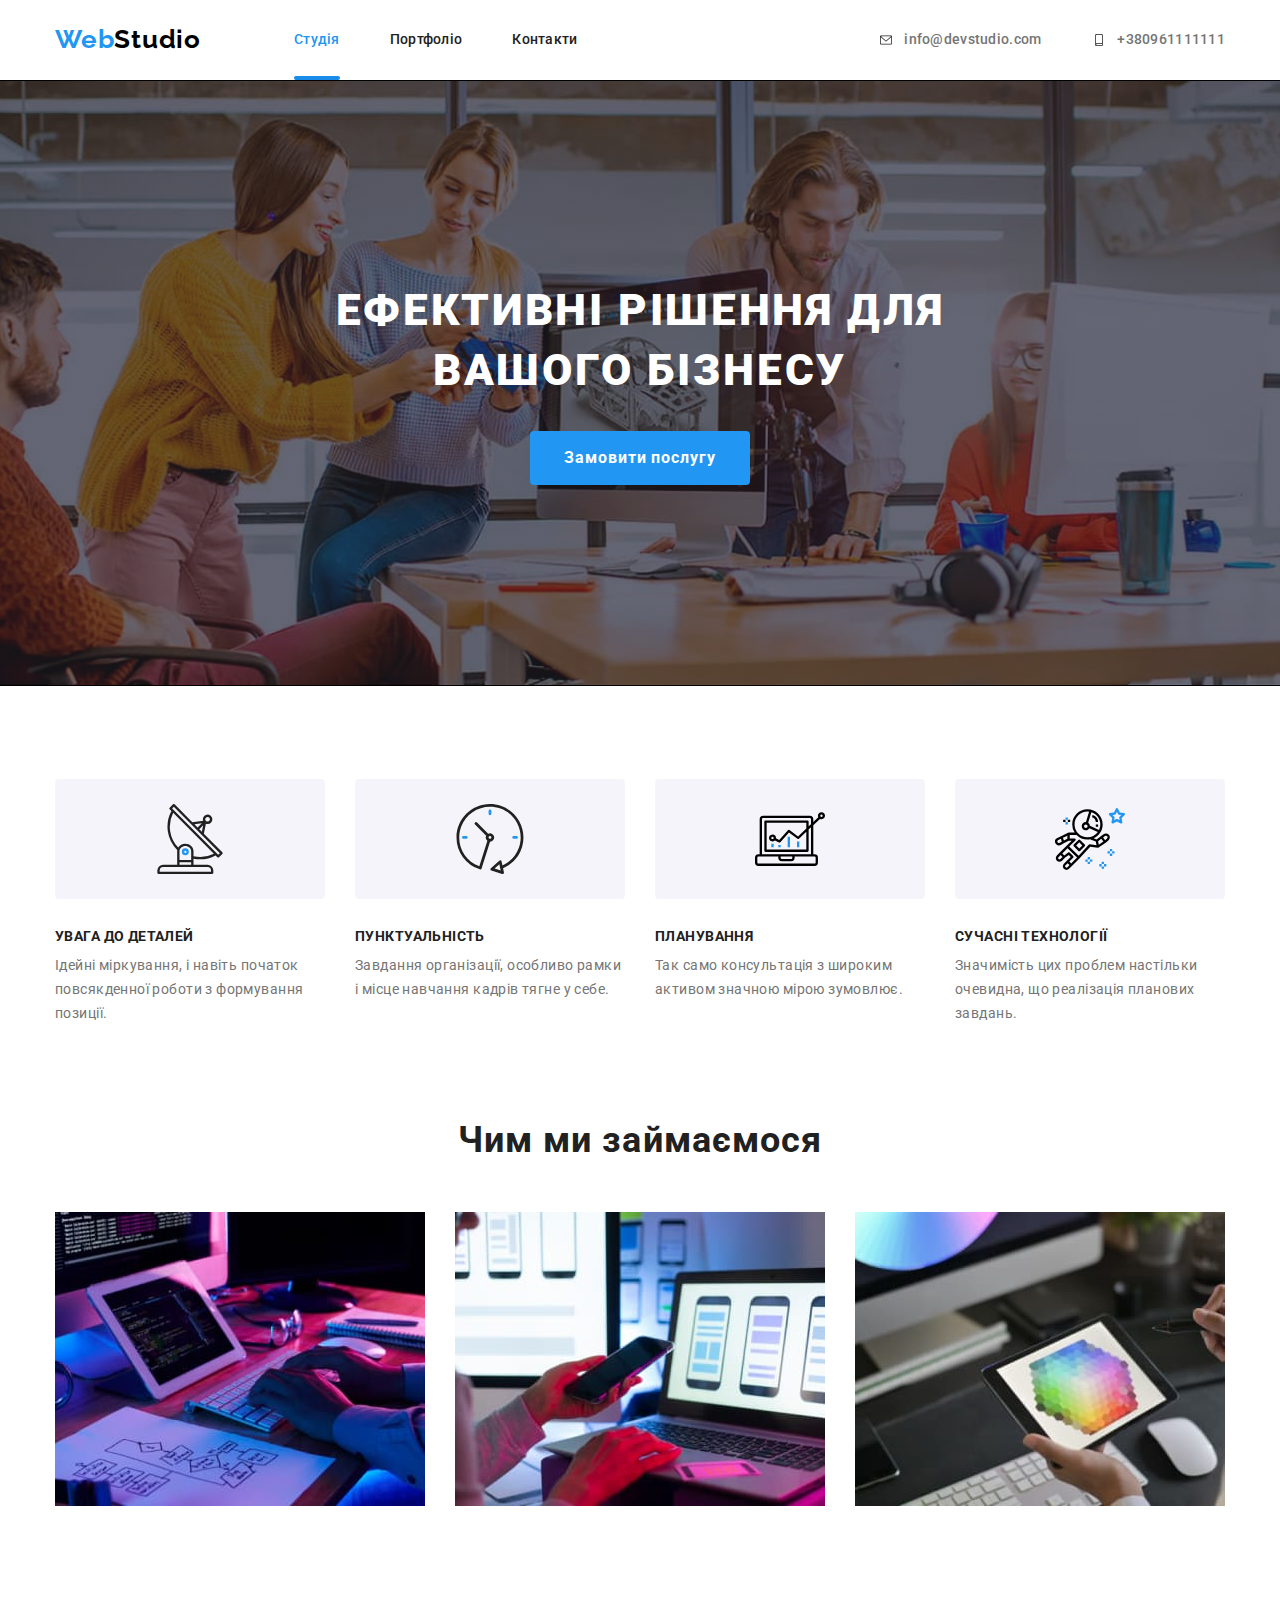
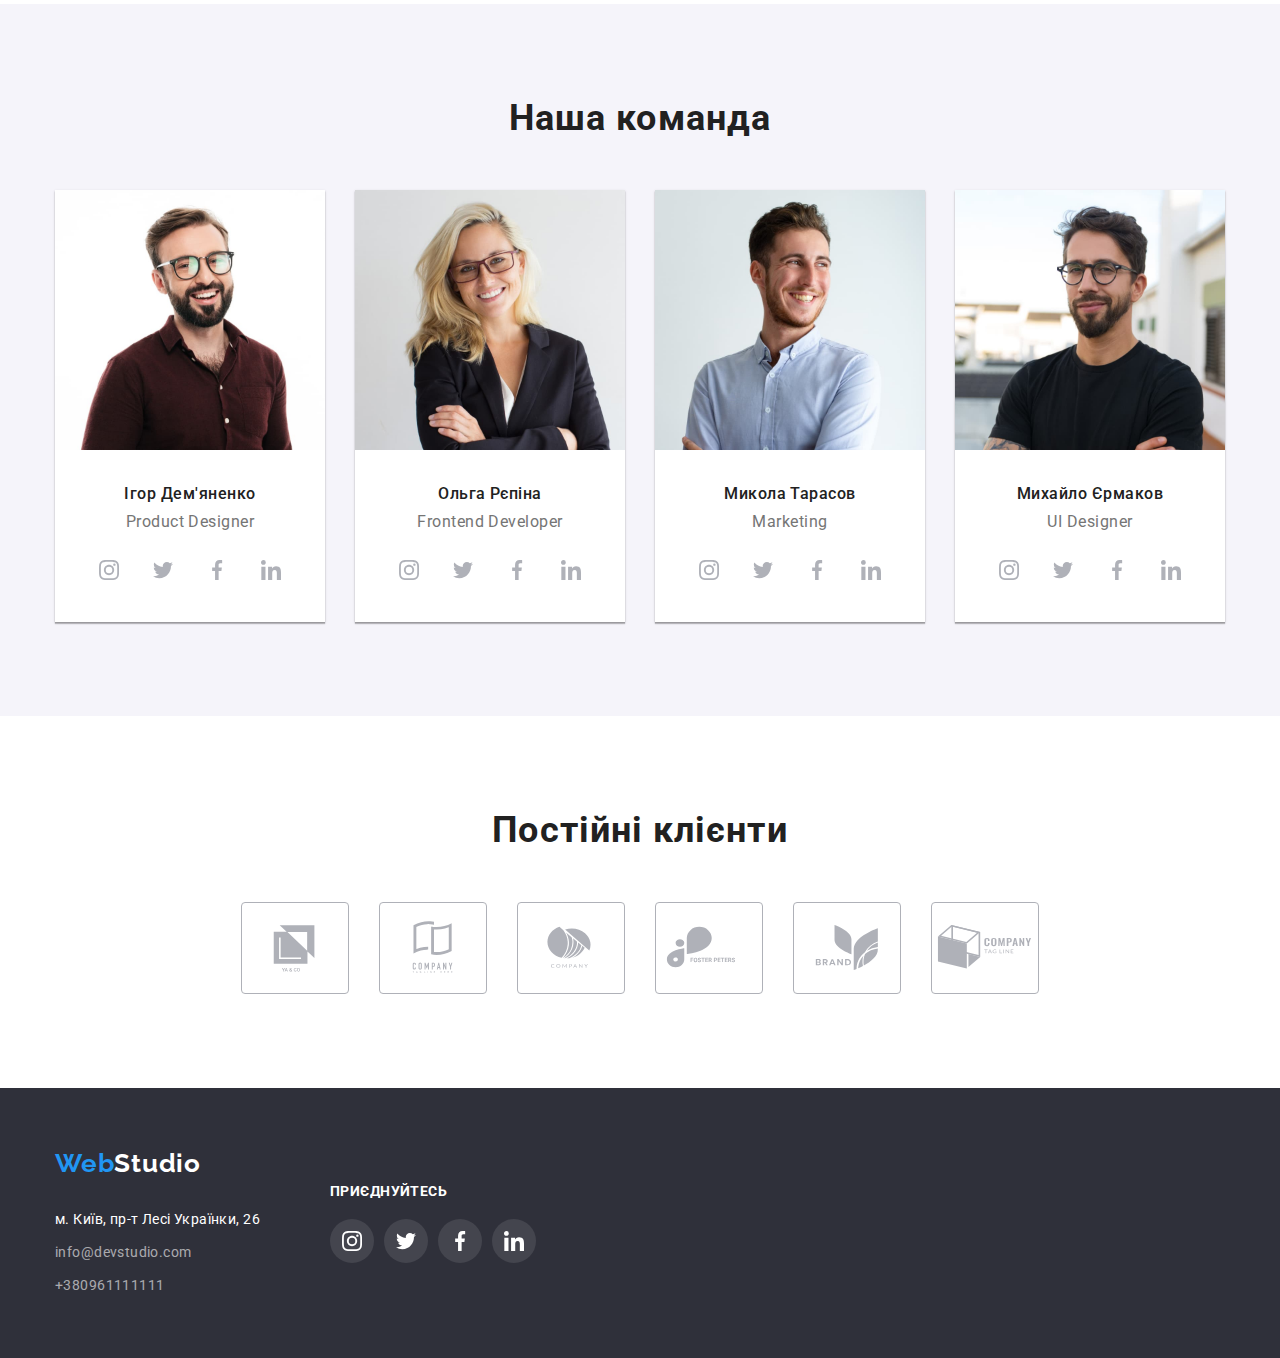
<file: index.html>
<!DOCTYPE html>
<html lang="uk">
<head>
    <meta charset="UTF-8">
    <meta http-equiv="X-UA-Compatible" content="IE=edge">
    <meta name="viewport" content="width=device-width, initial-scale=1.0">
    <title>title WebStudio</title>
    <link rel="preconnect" href="https://fonts.googleapis.com">
    <link rel="preconnect" href="https://fonts.gstatic.com" crossorigin>
    <link href="https://fonts.googleapis.com/css2?family=Raleway:wght@700&family=Roboto:wght@400;500;700;900&display=swap" rel="stylesheet">
    <link rel="stylesheet" href="https://cdnjs.cloudflare.com/ajax/libs/modern-normalize/1.1.0/modern-normalize.min.css">
    <link rel="stylesheet" href="./css/styles.css">
</head>
<body >
    <header class="header border">
        <div class="container main-container">
         <a href="#" class="header-logo"><span class="header-web">Web</span>Studio</a>
         <nav>
            <ul class="list header-flex"> 
                <li class="flex-li"><a href="#" class="header-text link curent">Студія</a></li>
                <li class="flex-li"><a href="./portfolio.html" class="header-text link">Портфоліо</a></li>
                <li class="flex-li"><a href="#" class="header-text link">Контакти</a></li>
            </ul>
        </nav>
            <ul class="list header-auto">
                <li class="flex-li">
                    <a href="mailto:info@devstudio.com" class="header-contacts link">
                    <svg class="svg-icon-header">
                        <use href="./img/icons.svg#icon-envelope"></use>
                    </svg>
                    info@devstudio.com</a></li>
                <li class="flex-li"><a href="tel:+380961111111" class="header-contacts link">
                    <svg class="svg-icon-header" width="16" height="12">
                        <use href="./img/icons.svg#icon-smartphone"></use>
                    </svg>
                    +380961111111</a></li>
            </ul>
        </div>    
    </header>
    <main>
         <!-- Hero section -->
    <section class="hero-section">
    <div class="container hero_picture">
        <h1 class="hero-title">Ефективні рішення для вашого бізнесу</h1>
        <button data-modal-open type="button" class="hero-button">Замовити послугу</button>
    </div>
    <div data-modal class="bakdrop is-hidden">
        <div class="modal">
            <button data-modal-close class="butonn-model">
                <svg class="button-close">
                    <use href="./img/icons.svg#icon-close"></use>
                </svg>
            </button>
        </div>
    </div>
     <script src="./modal.js"></script>
    </section>
 <!-- benefist section -->
  <section class="benefist-bottom">
    <div class="container">
            <h2 class="visually-hidden">Особливості Веб Студіо</h2>
            <ul class="list benefist-flex"> 
             <li class="benefist-li befor-li">
               <div class="benefist-clock">
                <svg class="benefist-icon">
                    <use href=".//img/icons.svg#icon-antenna"></use>
                </svg>
            </div>
                <h3 class="benefist-title">УВАГА ДО ДЕТАЛЕЙ</h3>
                 <p class="benefist-text">Ідейні міркування, і навіть початок повсякденної роботи з формування позиції.</p>
                </li>
             <li class="benefist-li befor-li">
                <div class="benefist-clock">
                    <svg class="benefist-icon">
                        <use href=".//img/icons.svg#icon-clock"></use>
                    </svg>
                </div>
                <h3 class="benefist-title">ПУНКТУАЛЬНІСТЬ</h3>
                 <p class="benefist-text">Завдання організації, особливо рамки і місце навчання кадрів тягне у себе.</p>
                </li>
             <li class="benefist-li befor-li">
                <div class="benefist-clock">
                    <svg class="benefist-icon">
                        <use href=".//img/icons.svg#icon-diagram"></use>
                    </svg>
                </div>
                <h3 class="benefist-title">ПЛАНУВАННЯ</h3>
                <p class="benefist-text">Так само консультація з широким активом значною мірою зумовлює.</p>
            </li>
             <li class="benefist-li befor-li">
                <div class="benefist-clock">
                    <svg class="benefist-icon">
                        <use href=".//img/icons.svg#icon-astronaut"></use>
                    </svg>
                </div>
                <h3 class="benefist-title">СУЧАСНІ ТЕХНОЛОГІЇ</h3>
                <p class="benefist-text">Значимість цих проблем настільки очевидна, що реалізація планових завдань.</p>
            </li>
        </ul>
    </div>
    </section>
<!-- employment section -->
    <section class="employment-top">
        <div class="container">
        <h2 class="employment-section">Чим ми займаємося</h2>
        <ul class="list benefist-flex ">
             <li class="benefist-li-ko"><img src="./img/box1.jpg" alt="Photo-Box1" width="370"></li>
             <li class="benefist-li-ko"><img src="./img/box2.jpg" alt="Photo-Box2" width="370"></li>
             <li class="benefist-li-ko"><img src="./img/box3.jpg" alt="Photo-Box3" width="370"></li>
        </ul>
        </div>
    </section>
 <!-- Team section -->
    <section class="team-section">
        <div class="container">
        <h2 class="team-title">Наша команда</h2>
            <ul class="list benefist-flex">
                <li class="team-list benefist-li">
                    <img src="./img/phototeam1.jpg" alt="phototeam1" width="270">
                    <div class="team-div">
                    <h3 class="team-name">Ігор Дем'яненко</h3>
                    <p class="team-job">Product Designer</p>
                    <ul class="team-imges-icon list">
                        <li class="team-job-icon">
                            <a href="" class="team-link-job">
                            <svg class="link-insta">
                                <use href="./img/icons.svg#icon-instagram" class="link-icon"></use>
                            </svg>
                        </a>
                    </li>
                        <li class="team-job-icon">
                            <a href="" class="team-link-job">
                            <svg class="link-insta">
                                <use href="./img/icons.svg#icon-twitter" class="link-icon"></use>
                            </svg>
                        </a>
                    </li>
                        <li class="team-job-icon">
                            <a href="" class="team-link-job">
                            <svg class="link-insta">
                                <use href="./img/icons.svg#icon-facebook" class="link-icon"></use>
                            </svg>
                        </a>
                    </li>
                        <li class="team-job-icon">
                            <a href="" class="team-link-job">
                            <svg class="link-insta">
                                <use href="./img/icons.svg#icon-linkedin" class="link-icon"></use>
                            </svg>
                        </a>
                    </li>
                    </ul>
                    </div>
                </li>
                <li class="team-list benefist-li">
                    <img src="./img/phototeam2.jpg" alt="phototeam2" width="270">
                    <div class="team-div">
                    <h3 class="team-name">Ольга Рєпіна</h3>
                    <p class="team-job">Frontend Developer</p>
                    <ul class="team-imges-icon list">
                        <li class="team-job-icon">
                            <a href="" class="team-link-job">
                            <svg class="link-insta">
                                <use href="./img/icons.svg#icon-instagram" class="link-icon"></use>
                            </svg>
                        </a>
                    </li>
                        <li class="team-job-icon">
                            <a href="" class="team-link-job">
                            <svg class="link-insta">
                                <use href="./img/icons.svg#icon-twitter" class="link-icon"></use>
                            </svg>
                        </a>
                    </li>
                        <li class="team-job-icon">
                            <a href="" class="team-link-job">
                            <svg class="link-insta">
                                <use href="./img/icons.svg#icon-facebook" class="link-icon"></use>
                            </svg>
                        </a>
                    </li>
                        <li class="team-job-icon">
                            <a href="" class="team-link-job">
                            <svg class="link-insta">
                                <use href="./img/icons.svg#icon-linkedin" class="link-icon"></use>
                            </svg>
                        </a>
                    </li>
                    </ul>
                    </div>
                </li>
                <li class="team-list benefist-li">
                    <img src="./img/phototeam3.jpg" alt="phototeam3" width="270">
                    <div class="team-div">
                    <h3 class="team-name">Микола Тарасов</h3>
                    <p class="team-job">Marketing</p> 
                    <ul class="team-imges-icon list">
                        <li class="team-job-icon">
                            <a href="" class="team-link-job">
                            <svg class="link-insta">
                                <use href="./img/icons.svg#icon-instagram" class="link-icon"></use>
                            </svg>
                        </a>
                    </li>
                        <li class="team-job-icon">
                            <a href="" class="team-link-job">
                            <svg class="link-insta">
                                <use href="./img/icons.svg#icon-twitter" class="link-icon"></use>
                            </svg>
                        </a>
                    </li>
                        <li class="team-job-icon">
                            <a href="" class="team-link-job">
                            <svg class="link-insta">
                                <use href="./img/icons.svg#icon-facebook" class="link-icon"></use>
                            </svg>
                        </a>
                    </li>
                        <li class="team-job-icon">
                            <a href="" class="team-link-job">
                            <svg class="link-insta">
                                <use href="./img/icons.svg#icon-linkedin" class="link-icon"></use>
                            </svg>
                        </a>
                    </li>
                    </ul>
                    </div>
                </li>
                <li class="team-list benefist-li">
                    <img src="./img/phototeam4.jpg" alt="phototeam3" width="270">
                    <div class="team-div">
                    <h3 class="team-name">Михайло Єрмаков</h3>
                    <p class="team-job">UI Designer</p> 
                    <ul class="team-imges-icon list">
                        <li class="team-job-icon">
                            <a href="" class="team-link-job">
                            <svg class="link-insta">
                                <use href="./img/icons.svg#icon-instagram" class="link-icon"></use>
                            </svg>
                        </a>
                    </li>
                        <li class="team-job-icon">
                            <a href="" class="team-link-job">
                            <svg class="link-insta">
                                <use href="./img/icons.svg#icon-twitter" class="link-icon"></use>
                            </svg>
                        </a>
                    </li>
                        <li class="team-job-icon">
                            <a href="" class="team-link-job">
                            <svg class="link-insta">
                                <use href="./img/icons.svg#icon-facebook" class="link-icon"></use>
                            </svg>
                        </a>
                    </li>
                        <li class="team-job-icon">
                            <a href="" class="team-link-job">
                            <svg class="link-insta">
                                <use href="./img/icons.svg#icon-linkedin" class="link-icon"></use>
                            </svg>
                        </a>
                    </li>
                    </ul>
                    </div>
                </li>
            </ul>
        </div>
    </section>
    <section class="employment-top pading-client">
        <div class="container">
            <h2 class="team-title">Постійні клієнти</h2>
            <ul class="list our-client">
                <li class="client-border">
                    <a href="" class="border-link">
                        <svg class="icon-client" >
                            <use href="./img/icons.svg#icon-logo-5"></use>
                        </svg>
                    </a>
                </li>
                <li class="client-border">
                    <a href="" class="border-link">
                        <svg class="icon-client" >
                            <use href="./img/icons.svg#icon-logo-4"></use>
                        </svg>
                    </a>
                </li>
                <li class="client-border">
                    <a href="" class="border-link">
                        <svg class="icon-client" >
                            <use href="./img/icons.svg#icon-logo-3"></use>
                        </svg>
                    </a>
                </li>
                <li class="client-border">
                    <a href="" class="border-link">
                        <svg class="icon-client" >
                            <use href="./img/icons.svg#icon-logo-2"></use>
                        </svg>
                    </a>
                </li>
                <li class="client-border">
                    <a href="" class="border-link">
                        <svg class="icon-client" >
                            <use href="./img/icons.svg#icon-logo-1"></use>
                        </svg>
                    </a>
                </li>
                <li class="client-border">
                    <a href="" class="border-link">
                        <svg class="icon-client" >
                            <use href="./img/icons.svg#icon-logo"></use>
                        </svg>
                    </a>
                </li>
            </ul>
        </div>
    </section>
     </main>
    <footer class="footer-adress">
        <div class="container flex-svg">
            <div class="footer-block">
        <a href="#" class="footer-logo"><span class="header-web">Web</span>Studio</a>
        <address class="adress-link">
            <ul class="list">
                <li class="margin"><a href="https://goo.gl/maps/WK8HTtMikxP65UCX9" target="_blank" rel="nofollow noopener noreferrer" class="adress link">м. Київ, пр-т Лесі Українки, 26</a></li>
                <li class="margin-li"><a href="mailto:info@devstudio.com" class="adress-contact link">info@devstudio.com</a></li>
                <li class="margin-li"><a href="tel:+380961111111" class="adress-contact link ">+380961111111</a></li>
            </ul>
        </address>
         </div>
         <div class="footer-block-svg">
           <h2 class="text-item">ПРИЄДНУЙТЕСЬ</h2>
            <ul class="footer-ko list">
             <li class="footer-list-icon">
                 <a href="" class="footer-svg">
                 <svg class="link-fot">
                     <use href="./img/icons.svg#icon-instagram"></use>
                 </svg>
             </a>
         </li>
             <li class="footer-list-icon">
                 <a href="" class="footer-svg">
                 <svg class="link-fot">
                     <use href="./img/icons.svg#icon-twitter"></use>
                 </svg>
             </a>
         </li>
             <li class="footer-list-icon">
                 <a href="" class="footer-svg">
                 <svg class="link-fot">
                     <use href="./img/icons.svg#icon-facebook"></use>
                 </svg>
             </a>
         </li>
             <li class="footer-list-icon">
                 <a href="" class="footer-svg">
                 <svg class="link-fot">
                     <use href="./img/icons.svg#icon-linkedin"></use>
                 </svg>
             </a>
         </li>
         </ul>
        </div>
        </div>
    </footer>
     </body>
</html>
</file>
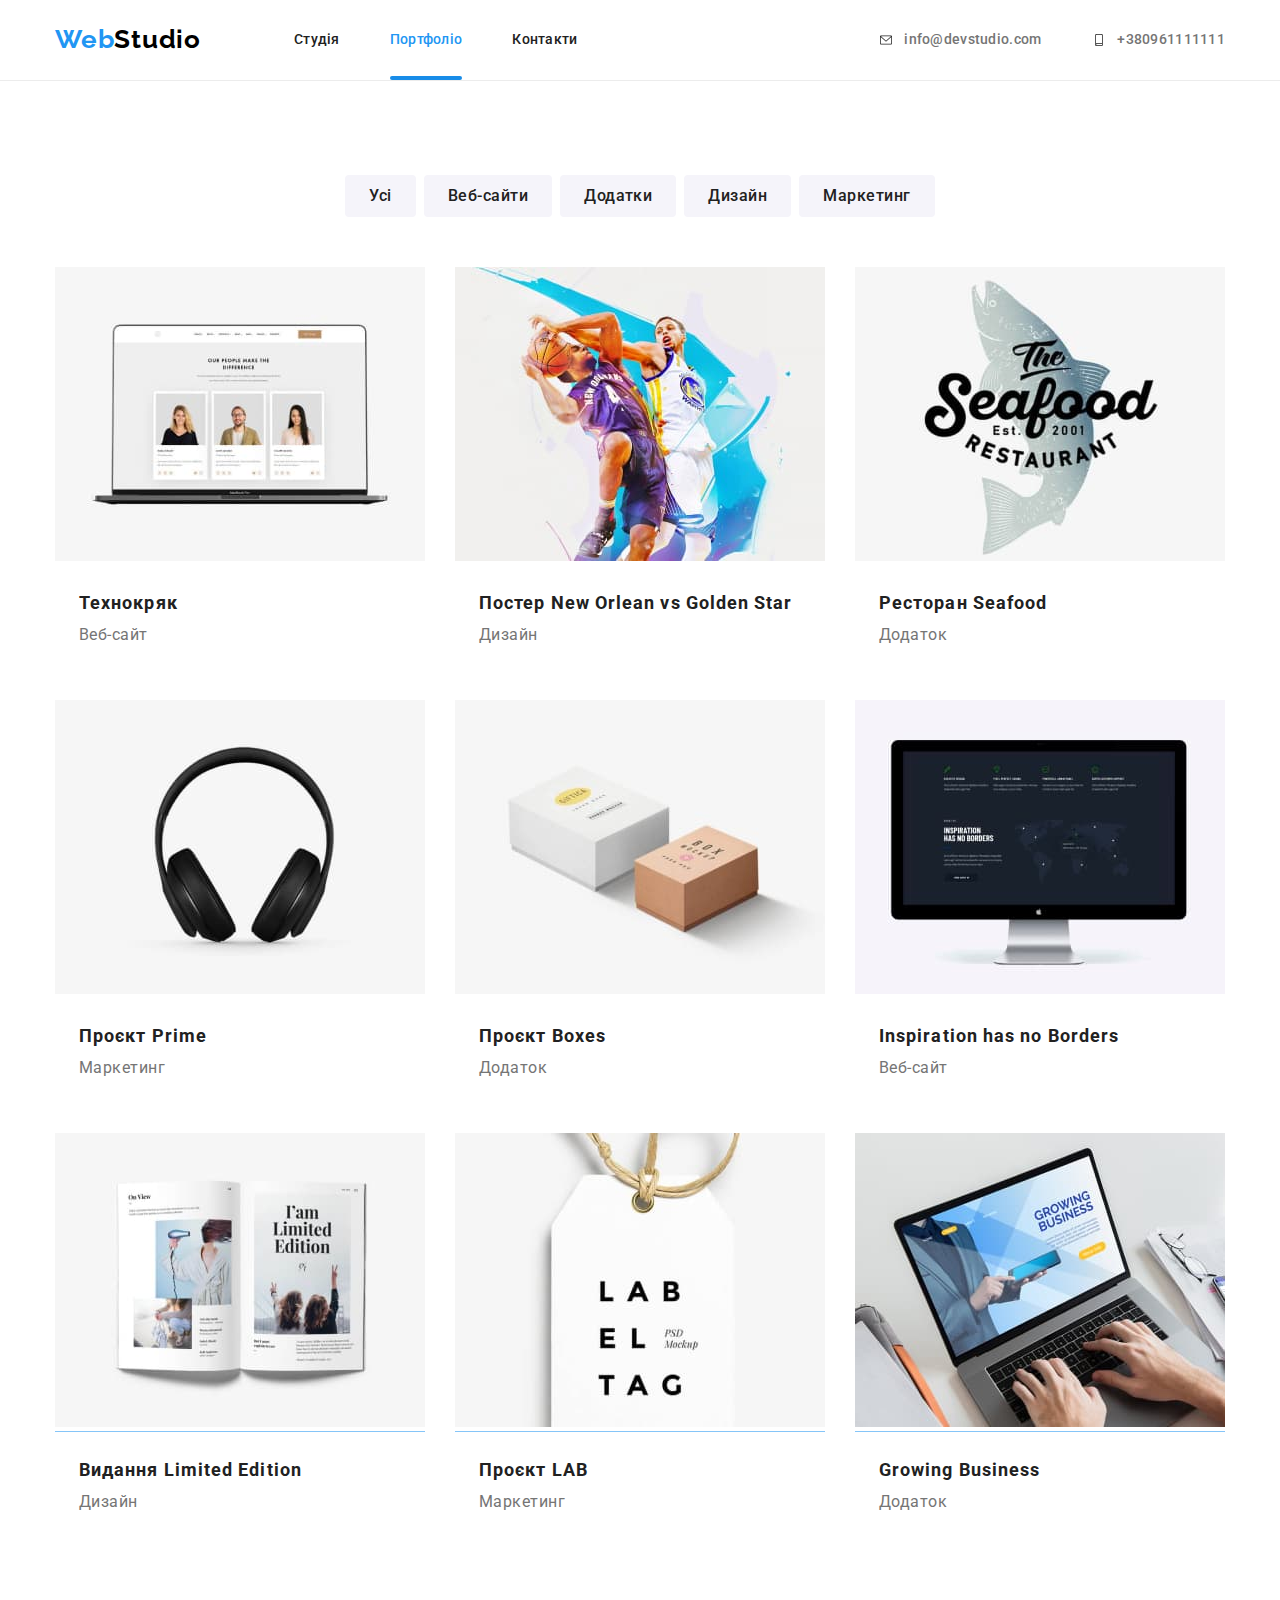
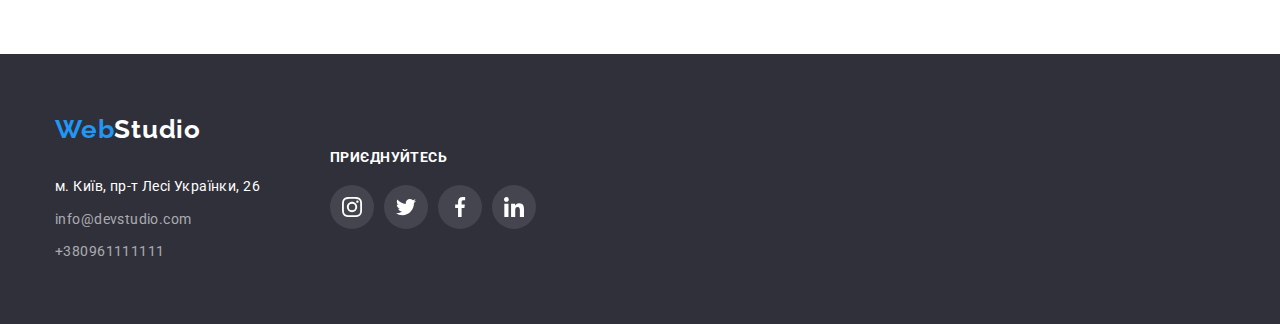
<file: portfolio.html>
<!DOCTYPE html>
<html lang="uk">
<head>
    <meta charset="UTF-8">
    <meta http-equiv="X-UA-Compatible" content="IE=edge">
    <meta name="viewport" content="width=device-width, initial-scale=1.0">
    <title>title WebStudio</title>
    <link rel="preconnect" href="https://fonts.googleapis.com">
    <link rel="preconnect" href="https://fonts.gstatic.com" crossorigin>
    <link href="https://fonts.googleapis.com/css2?family=Raleway:wght@700&family=Roboto:wght@400;500;700;900&display=swap" rel="stylesheet">
    <link rel="stylesheet" href="https://cdnjs.cloudflare.com/ajax/libs/modern-normalize/1.1.0/modern-normalize.min.css">
    <link rel="stylesheet" href="./css/styles.css">
</head>
<body>
    <header class="header border">
        <div class="container main-container">
             <a href="#" class="header-logo"><span class="header-web">Web</span>Studio</a>
            <nav class="header-nav">
                <ul class="list header-flex"> 
                    <li class="flex-li"><a href="./index.html" class="header-text link">Студія</a></li>
                    <li class="flex-li"><a href="#" class="header-text link curent">Портфоліо</a></li>
                    <li class="flex-li"><a href="#" class="header-text link">Контакти</a></li>
                </ul>
            </nav>
                <ul class="list header-auto">
            <li class="flex-li">
                <a href="mailto:info@devstudio.com" class="header-contacts link">
                <svg class="svg-icon-header">
                    <use href="./img/icons.svg#icon-envelope"></use>
                </svg>
                info@devstudio.com</a></li>
            <li class="flex-li"><a href="tel:+380961111111" class="header-contacts link">
                <svg class="svg-icon-header">
                    <use href="./img/icons.svg#icon-smartphone"></use>
                </svg>
                +380961111111</a></li>
        </ul>
        </div>
    </header>
      <main>
        <section class="portfolio-section">
            <div class="container">
            <h1 class="visually-hidden">Портфоліо</h1>
            <ul class="list portfolio-button">
                <li class="button-not"><button type="button" class="button-style link-button">Усі</button></li>
                <li class="button-not"><button type="button" class="button-style link-button">Веб-сайти</button></li>
                <li class="button-not"><button type="button" class="button-style link-button">Додатки</button></li>
                <li class="button-not"><button type="button" class="button-style link-button">Дизайн</button></li>
                <li class="button-not"><button type="button" class="button-style link-button">Маркетинг</button></li>
            </ul>
            </div>
            <div class="container">
            <ul class="list img-top">
                <li class="img-list ">
                    <a href="#" class="link-decoration img-shadow link-translate">
                        <div class="frame-trans">
                        <img src="./img/laptop.jpg" alt="players">
                        <div class="product-overlay ">
                            <p class="text-overlay">Ресурс пропонує комплексні пропозиції з різним рівнем функціоналу та сервісів. Все це дозволить відвідувачу отримати вичерпні відомості про компанію чи приватну особу.</p>
                        </div>
                        </div>
                        <div class="frame">
                        <h2 class="portfolio-name">Технокряк</h2>
                        <p class="portfolio-text">Веб-сайт</p>
                        </div>
                      </a>
                </li>
                <li class="img-list">
                    <a href="#" class="link-decoration img-shadow link-translate">
                        <div class="frame-trans">
                       <img src="./img/players.jpg" alt="players">
                       <div class="product-overlay ">
                        <p class="text-overlay">Ресурс пропонує комплексні пропозиції з різним рівнем функціоналу та сервісів. Все це дозволить відвідувачу отримати вичерпні відомості про компанію чи приватну особу.</p>
                       </div>
                       </div>
                       <div class="frame">
                       <h2 class="portfolio-name">Постер New Orlean vs Golden Star</h2>
                       <p class="portfolio-text">Дизайн</p>
                       </div>
                     </a>
                </li>
                <li class="img-list">
                    <a href="#" class="link-decoration img-shadow link-translate">
                        <div class="frame-trans">
                       <img src="./img/fish.jpg" alt="fish">
                       <div class="product-overlay ">
                        <p class="text-overlay">Ресурс пропонує комплексні пропозиції з різним рівнем функціоналу та сервісів. Все це дозволить відвідувачу отримати вичерпні відомості про компанію чи приватну особу.</p>
                        </div>
                        </div>
                       <div class="frame">
                       <h2 class="portfolio-name">Ресторан Seafood</h2>
                       <p class="portfolio-text">Додаток</p>
                       </div>
                    </a>
                </li>
                <li class="img-list">
                    <a href="#" class="link-decoration img-shadow link-translate">
                        <div class="frame-trans">
                       <img src="./img/headphone.jpg" alt="headphone">
                       <div class="product-overlay ">
                       <p class="text-overlay">Ресурс пропонує комплексні пропозиції з різним рівнем функціоналу та сервісів. Все це дозволить відвідувачу отримати вичерпні відомості про компанію чи приватну особу.</p>
                       </div>
                       </div>
                       <div class="frame">
                       <h2 class="portfolio-name">Проєкт Prime</h2>
                       <p class="portfolio-text">Маркетинг</p>
                       </div>
                    </a>
                </li>
                <li class="img-list">
                    <a href="#" class="link-decoration img-shadow link-translate">
                        <div class="frame-trans">
                       <img src="./img/box.jpg" alt="box">
                       <div class="product-overlay ">
                       <p class="text-overlay">Ресурс пропонує комплексні пропозиції з різним рівнем функціоналу та сервісів. Все це дозволить відвідувачу отримати вичерпні відомості про компанію чи приватну особу.</p>
                       </div>
                       </div>
                       <div class="frame">
                       <h2 class="portfolio-name">Проєкт Boxes</h2>
                       <p class="portfolio-text">Додаток</p>
                       </div>
                    </a>
                </li>
                <li class="img-list">
                    <a href="#" class="link-decoration img-shadow link-translate">
                        <div class="frame-trans">
                       <img src="./img/PC.jpg" alt="PC">
                       <div class="product-overlay ">
                       <p class="text-overlay">Ресурс пропонує комплексні пропозиції з різним рівнем функціоналу та сервісів. Все це дозволить відвідувачу отримати вичерпні відомості про компанію чи приватну особу.</p>
                       </div>
                       </div>
                       <div class="frame">
                       <h2 class="portfolio-name">Inspiration has no Borders</h2>
                       <p class="portfolio-text">Веб-сайт</p>
                       </div>
                    </a>
                </li>
                <li class="img-list">
                    <a href="#" class="link-decoration img-shadow link-translate">
                        <div class="frame-trans">
                       <img src="./img/book.jpg" alt="book">
                       <div class="product-overlay ">
                       <p class="text-overlay">Ресурс пропонує комплексні пропозиції з різним рівнем функціоналу та сервісів. Все це дозволить відвідувачу отримати вичерпні відомості про компанію чи приватну особу.</p>
                       </div>
                       </div>
                       <div class="frame">
                       <h2 class="portfolio-name">Видання Limited Edition</h2>
                       <p class="portfolio-text">Дизайн</p>
                       </div>
                    </a>
                </li>
                <li class="img-list">
                    <a href="#" class="link-decoration img-shadow link-translate">
                        <div class="frame-trans">
                       <img src="./img/plate.jpg" alt="plate">
                       <div class="product-overlay ">
                       <p class="text-overlay">Ресурс пропонує комплексні пропозиції з різним рівнем функціоналу та сервісів. Все це дозволить відвідувачу отримати вичерпні відомості про компанію чи приватну особу.</p>
                       </div>
                       </div>
                       <div class="frame">
                       <h2 class="portfolio-name">Проєкт LAB</h2>
                       <p class="portfolio-text">Маркетинг</p>
                       </div>
                    </a>
                </li>
                <li class="img-list">
                    <a href="#" class="link-decoration img-shadow link-translate">
                        <div class="frame-trans">
                       <img src="./img/nootebook.jpg" alt="nootebook">
                       <div class="product-overlay ">
                       <p class="text-overlay">Ресурс пропонує комплексні пропозиції з різним рівнем функціоналу та сервісів. Все це дозволить відвідувачу отримати вичерпні відомості про компанію чи приватну особу.</p>
                       </div>
                       </div>
                       <div class="frame">
                       <h2 class="portfolio-name">Growing Business</h2>
                       <p class="portfolio-text">Додаток</p>
                       </div>
                    </a>
                </li>
            </ul>
        </div>
        </section>
        </main>
        <footer class="footer-adress">
            <div class="container flex-svg">
                <div class="footer-block">
            <a href="#" class="footer-logo"><span class="header-web">Web</span>Studio</a>
            <address class="adress-link">
                <ul class="list">
                    <li class="margin"><a href="https://goo.gl/maps/WK8HTtMikxP65UCX9" target="_blank" rel="nofollow noopener noreferrer" class="adress link">м. Київ, пр-т Лесі Українки, 26</a></li>
                    <li class="margin-li"><a href="mailto:info@devstudio.com" class="adress-contact link">info@devstudio.com</a></li>
                    <li class="margin-li"><a href="tel:+380961111111" class="adress-contact link ">+380961111111</a></li>
                </ul>
            </address>
             </div>
             <div class="footer-block-svg">
               <h2 class="text-item">ПРИЄДНУЙТЕСЬ</h2>
                <ul class="footer-ko list">
                 <li class="footer-list-icon">
                     <a href="" class="footer-svg">
                     <svg class="link-fot">
                         <use href="./img/icons.svg#icon-instagram"></use>
                     </svg>
                 </a>
             </li>
                 <li class="footer-list-icon">
                     <a href="" class="footer-svg">
                     <svg class="link-fot">
                         <use href="./img/icons.svg#icon-twitter"></use>
                     </svg>
                 </a>
             </li>
                 <li class="footer-list-icon">
                     <a href="" class="footer-svg">
                     <svg class="link-fot">
                         <use href="./img/icons.svg#icon-facebook"></use>
                     </svg>
                 </a>
             </li>
                 <li class="footer-list-icon">
                     <a href="" class="footer-svg">
                     <svg class="link-fot">
                         <use href="./img/icons.svg#icon-linkedin"></use>
                     </svg>
                 </a>
             </li>
             </ul>
            </div>
            </div>
        </footer>
</body>
</file>
<file: css/styles.css>
:root {
  --primary-color: #2196f3;
  --secondary-color: #212121;
  --contacts-color: #757575;
  --title-color: #ffffff;
  --logo-color: #000000;
  --background-color: #f5f4fa;
  --footer-color: #2f303a;
  --adress-color: rgba(255, 255, 255, 0.6);
  --portfolio-background: #eeeeee;
  --butonn-hover: #188ce8;
  --becground-button: #f5f4fa;
  --border-color: #ECECEC;
  --icon-color: #AFB1B8;
}
html{
  box-sizing: border-box;
}
*,*::before,::after{
  box-sizing: inherit;
}

body {
  background-color:var(--title-color);
  font-family: "Roboto", sans-serif;
  color: var(--secondary-color);
}
.list {
  list-style: none;
  padding: 0px;
  margin: 0px;
}
/* header */
.container{
  width: 1200px;
  margin: 0 auto;
  padding-left: 15px;
  padding-right: 15px;
}
.header-flex{
  display: flex;
}
.header-auto{
  display: flex;
  margin-left: auto;
}
.main-container{
  display: flex;
  align-items: center;
 }

.flex-li:not(:last-child){
  margin-right: 50px;
}
.header-logo {
margin-right: 93px;

  font-family: "Raleway", sans-serif;
  font-weight: 700;
  font-size: 26px;
  line-height: 1.9;
  letter-spacing: 0.03em;
  text-decoration: none;
  color: var(--logo-color);
}
.footer-logo {
  display: inline-block;

  font-family: "Raleway", sans-serif;
  font-weight: 700;
  font-size: 26px;
  line-height: 1.2;
  letter-spacing: 0.03em;
  text-decoration: none;
  color: var(--title-color);
}
.header-web {
  color: var(--primary-color);
  }

.header-contacts,
.header-text{
  display: block;
  padding-top: 32px;
  padding-bottom: 32px;
}
.header-text {
  color: var(--secondary-color);
  font-weight: 500;
  font-size: 14px;
  line-height: 1.14;
  letter-spacing: 0.02em;
  text-decoration: none;
  position: relative;
}

.header-text::after{
  content: '';
  display: inline-block;
  width: 100%;
  height: 4px;
  background-color: #188ce8;
  opacity: 0;
  border-radius: 2px;
  position: absolute;
  left: 0;
  bottom: 0;
}
.header-text.curent::after{
  opacity: 1;
}


.header-text.curent {
  color: var(--primary-color);
}
.link{
  transition: color 250ms cubic-bezier(0.4, 0, 0.2, 1);
}
.link:hover,
.link:focus {
 
  color: var(--primary-color);
}
.link:active {
  color: var(--primary-color);
}
.link:is(:hover,:focus) .svg-icon-header {
  fill: var(--primary-color);
}
.header-contacts {
  font-weight: 500;
  font-size: 14px;
  line-height: 1.14;
  letter-spacing: 0.02em;
  text-decoration: none;
  color: var(--contacts-color);
  display: flex;
  justify-content: center;
  align-items: center;
}

/* svg decoration */
.svg-icon-header{
margin-right: 10px;
width: 16px;
height: 12px;
fill: var(--secondary-color);
transition: fill 250ms cubic-bezier(0.4, 0, 0.2, 1);
  
}
/* hero section */
.hero-section {
 padding-top: 200px;
 padding-bottom: 200px;
 max-width: 1600px;
 text-align: center;
 margin-left: auto;
 margin-right: auto;
 outline: 1px solid black;
 background-image: linear-gradient(to right , 
 rgba(47, 48, 58, 0.4),
 rgba(47, 48, 58, 0.4)
 ),url(../img/centerphoto.jpg);
 background-color: #C4C4C4;
 background-position: center;
 background-size: cover;
}
.hero_picture{
  max-width: 696px;
  margin-left: auto;
  margin-right: auto;
  
  }
.hero-title {
display: block;
text-align: center;
margin-bottom: 30px;
margin-top: 0;

font-weight: 900;
font-size: 44px;
line-height: 1.36;
letter-spacing: 0.06em;
text-transform: uppercase;
color: var(--title-color);
}
.hero-button {
  text-align: center;
  min-width: 213px;
  padding: 10px 32px;

  font-family: inherit;
  font-weight: 700;
  font-size: 16px;
  line-height: 1.87;
  letter-spacing: 0.06em;
  color: var(--title-color);
  background-color: var(--primary-color);
  cursor: pointer;
  border-color: transparent;
  border-radius: 4px;
  transition: background-color 250ms cubic-bezier(0.4, 0, 0.2, 1);
}
.hero-button:focus,
.hero-button:hover {
  background-color: var(--butonn-hover);
  cursor:pointer;
  list-style: none;
  box-shadow: 0px 4px 4px rgba(0, 0, 0, 0.15);
}
.bakdrop{
  position: fixed;
  top: 0;
  left: 0;
  width: 100%;
  height: 100%;
  background-color: rgba(0, 0, 0, 0.2);
  transition: opacity 1000ms cubic-bezier(0.4, 0, 0.2, 1);
}
.bakdrop.is-hidden{
  opacity: 0;
  pointer-events: none;
  transition: opacity 1000ms cubic-bezier(0.4, 0, 0.2, 1);
}
.modal{
  position: absolute;
  top: 50%;
  left: 50%;
  transform: translate(-50%,-50%);

  min-width: 528px;
  min-height: 581px;

  background: var(--title-color);
  box-shadow: 0px 1px 3px rgba(0, 0, 0, 0.12), 0px 1px 1px rgba(0, 0, 0, 0.14), 0px 2px 1px rgba(0, 0, 0, 0.2);
  border-radius: 4px;
}
.butonn-model{
  display: flex;
  justify-content: center;
  position: absolute;
  top: 8px;
  right: 8px;
  width: 30px;
  height: 30px;
  align-items: center;
  border-radius: 50%;
  background: #FFFFFF;
  border: 1px solid rgba(0, 0, 0, 0.1);
  cursor: pointer;
}
.button-close{
  width: 18px;
  height: 18px;
}



/* benefist-section */
.visually-hidden {
  position: absolute;
  white-space: nowrap;
  width: 1px;
  height: 1px;
  overflow: hidden;
  border: 0;
  padding: 0;
  clip: rect(0 0 0 0);
  clip-path: inset(50%);
  margin: -1px;
}
.benefist-li{
  width: 270px;
}
.benefist-li-ko{
  width: 370px;
}
.benefist-li-ko:not(:last-child){
  margin-right: 30px;
}

.benefist-li:not(:last-child){
  margin-right: 30px;
}

.benefist-flex{
  display: flex;
  justify-content: center;
  /* align-items: center; */
  }

.benefist-title {
  margin-bottom: 10px;
  margin-top: 30px;
  
  font-weight: 700;
  font-size: 14px;
  line-height: 1.14;
  letter-spacing: 0.03em;
  text-transform: uppercase;
  color: var(--secondary-color);
}
.benefist-bottom{
  padding-top: 94px;
  padding-bottom: 94px;
}
.benefist-text {
  margin-top: 0px;
  margin-bottom: 0px;

  font-size: 14px;
  line-height: 1.71;
  letter-spacing: 0.03em;
  color: var(--contacts-color);
}

.benefist-clock{
display: flex;
align-items: center;
justify-content: center;
background-color: var(--becground-button);
width: 270px;
height: 120px;
border-radius: 4px;
}
.benefist-icon{
  width: 70px;
  height: 70px;
}
/* employment section */
.employment-top{
    padding-bottom: 94px;
}
.employment-section {
  text-align: center;
  margin-bottom: 50px;
  margin-top: 0px;

  font-weight: 700;
  font-size: 36px;
  line-height: 1.16;
  letter-spacing: 0.03em;
  color: var(--secondary-color);
}
/* team section */
.team-section {
  background-color: var(--background-color);
    padding-bottom: 94px;
    padding-top: 94px;
}
.team-title {
  text-align: center;
  margin-bottom: 50px;
  margin-top: 0px;

  font-weight: 700;
  font-size: 36px;
  line-height: 1.16;
  letter-spacing: 0.03em;
  color: var(--secondary-color);
}
.team-list {
  background-color: var(--title-color);
  box-shadow: 0px 1px 3px rgba(0, 0, 0, 0.12), 0px 1px 1px rgba(0, 0, 0, 0.14), 0px 2px 1px rgba(0, 0, 0, 0.2);;
}
.team-div{
  text-align: center;
  padding-top: 30px;
  padding-bottom: 30px;
}
.team-name {
  margin-top: 0;
  margin-bottom: 0;

    font-weight: 500;
  font-size: 16px;
  line-height: 1.18;
  letter-spacing: 0.03em;
  color: var(--secondary-color);
}
.team-job {
  margin-top: 10px;
  margin-bottom: 0px;

  font-size: 16px;
  line-height: 1.18;
  letter-spacing: 0.03em;
  color: var(--contacts-color);
}

.team-imges-icon{
  display: flex;
  justify-content: center;
  gap: 10px;
  margin-top: 16px;
  }
.team-job-icon{
  width: 44px;
  height: 44px;
  fill: #ffffff;
  border-radius: 50%;
  
}
.link-insta{
fill: var(--icon-color);
width: 20px;
height: 20px;
transition: fill 250ms cubic-bezier(0.4, 0, 0.2, 1);

}
.team-link-job:is(:hover, :focus) .link-insta{
  fill: var(--title-color);
}
 
.team-link-job{
  width: 100%;
  height: 100%;
  border-radius: 50%;
  display: flex;
  justify-content: center;
  align-items: center;
  transition: background-color 250ms cubic-bezier(0.4, 0, 0.2, 1);
  }
.team-link-job:hover {
  background-color: var(--primary-color);
} 

.our-client{
  display: flex;
  align-items: center;
  justify-content: center;
  gap: 30px;
 
}
.client-border{
  width: calc((100%-150px)/6);  
  height: 92px;
}
.border-link{
  border: 1px solid var(--icon-color);
 border-radius: 4px;
 height: 100%;
 width: 100%;
 align-items: center;
 justify-content: center;
 display: flex;
 transition: border-color 250ms cubic-bezier(0.4, 0, 0.2, 1);
}
.icon-client{
  fill: var(--icon-color);
  width: 106px;
  height: 60px;
  transition: fill 250ms cubic-bezier(0.4, 0, 0.2, 1);
}
.border-link:is(:hover ,:focus) .icon-client{
  fill: var(--primary-color);
}
.border-link:hover,.border-link:focus{
  border-color: var(--primary-color);
}
.pading-client{
  padding-top: 94px;
  padding-bottom: 94px;
}

/* adress */
.adress {
  margin-top: 9px;
  display: inline-block;

  font-style: normal;
  font-size: 14px;
  line-height: 1.71;
  letter-spacing: 0.03em;
  color: var(--title-color);
  text-decoration: none;
}
.adress-contact {
  
  display: inline-block;

  font-style: normal;
  font-size: 14px;
  line-height: 1.71;
  letter-spacing: 0.03em;
  text-decoration: none;
  color: var(--adress-color);
}
.footer-adress {
    background-color: var(--footer-color);
    padding-top: 60px;
    padding-bottom: 60px;
   }
.margin-li{
    margin-top: 9px;
   }
.margin{
  margin-top: 20px;
}
/*portfolio*/
.portfolio-section {
 padding-top: 94px; 
 padding-bottom: 88px;
 background-color: var(--title-color);
 }
.portfolio-button{
  display: flex;
  justify-content: center;
}
.border{
  border-bottom: 1px solid var(--border-color)
}
.button-not:not(:last-child){
  margin-right: 8px;
}
.img-top{
  margin-top: 50px;
  display: flex;
  flex-wrap: wrap;
  }
.img-list{
  width: 370px;
  margin-right: 30px;
  margin-bottom: 30px;
}
.img-shadow:hover,.img-shadow:focus{
 display: inline-block;
box-shadow: 0px 1px 1px rgba(0, 0, 0, 0.12), 0px 4px 4px rgba(0, 0, 0, 0.06), 1px 4px 6px rgba(0, 0, 0, 0.16);
transition: box-shadow 250ms cubic-bezier(0.4, 0, 0.2, 1);

}
.link-decoration{
  text-decoration: none;
}
.link-translate:hover .product-overlay{
  transform: translateY(0);
}
.frame-trans{
  position: relative;
  overflow: hidden;
}
.frame-trans{
  width: 370px;
 
}
.product-overlay{
  width: 100%;
  height: 100%;
  
  background-color:  rgba(33, 150, 243, 0.9);
  position: absolute;
  left: 0;
  bottom: 0;
  transform: translateY(100%);
  transition: transform 250ms cubic-bezier(0.4, 0, 0.2, 1);
}
.text-overlay{
  font-family: 'Roboto';
font-style: normal;
font-weight: 400;
font-size: 18px;
line-height: 28px;
letter-spacing: 0.03em;
color: var(--title-color);
padding-left: 24px;
padding-right: 24px;
padding-top: 63px;
padding-bottom: 63px;
margin: 0;

  position: absolute;
  display: inline-block;
}
.img-list:nth-child(3n){
  margin-right: 0;
    }
.frame{

padding-left: 24px;
padding-top: 20px;
padding-bottom: 20px;
padding-right: 24px;
}   

.button-style {
  padding: 6px 22px;
  display: inline-block;

  font-family: inherit;
  font-weight: 500;
  font-size: 16px;
  line-height: 1.62;
  letter-spacing: 0.03em;
  cursor: pointer;
  border-color: transparent;
  color: var(--secondary-color);
  background-color: var(--becground-button);
  border-radius: 4px;
  text-align: center;
  transition: color,background-color  250ms cubic-bezier(0.4, 0, 0.2, 1);
}
.link-button:focus,
.link-button:hover {
  color: var(--title-color);
  background-color: var(--primary-color);
  box-shadow: 0px 4px 4px rgba(0, 0, 0, 0.15);
}
.portfolio-name {
  margin-bottom: 0;
  margin-top: 0;
text-decoration: none;
  font-weight: 700;
  font-size: 18px;
  line-height: 2;
  letter-spacing: 0.06em;
  color: var(--secondary-color);
  text-decoration: none;
  }
.portfolio-text {
  display: inline-block;
  margin-bottom: 0px;
  margin-top: 0px;

  text-decoration: none;
  color: var(--contacts-color);
  font-size: 16px;
  line-height: 1.8;
  letter-spacing: 0.03em;
  }
.img{
  display: block;
}
.text-item{
 font-family: 'Roboto';
font-style: normal;
font-weight: 700;
font-size: 14px;
line-height: 16px;
letter-spacing: 0.03em;
text-transform: uppercase;
color: var(--title-color);
margin: 0;
}
.footer-ko{
  display: flex;
  justify-content: center;
  align-items: center;
  padding-top: 20px;
  gap: 10px;
  
}
.link-fot{
  width: 20px;
  height: 20px;
}
.footer-list-icon{
  height: 44px;
  width: 44px;
 border-radius: 50%;
 transition: background-color 250ms cubic-bezier(0.4, 0, 0.2, 1);
}
.footer-list-icon:hover,.footer-list-icon:focus{
  background-color: var(--primary-color);
}
.footer-svg{
  display: flex;
  justify-content: center;
  align-items: center;
  fill: var(--title-color);
  width: 100%;
  height: 100%;
  border-radius: 50%;
  background-color:  rgba(255, 255, 255, 0.1);
}
.flex-svg{
  display: flex;
}
.footer-block{
  display: block;
}
.footer-block-svg{
margin-top: auto;
margin-bottom: auto;
margin-left: 70px;
}
</file>
